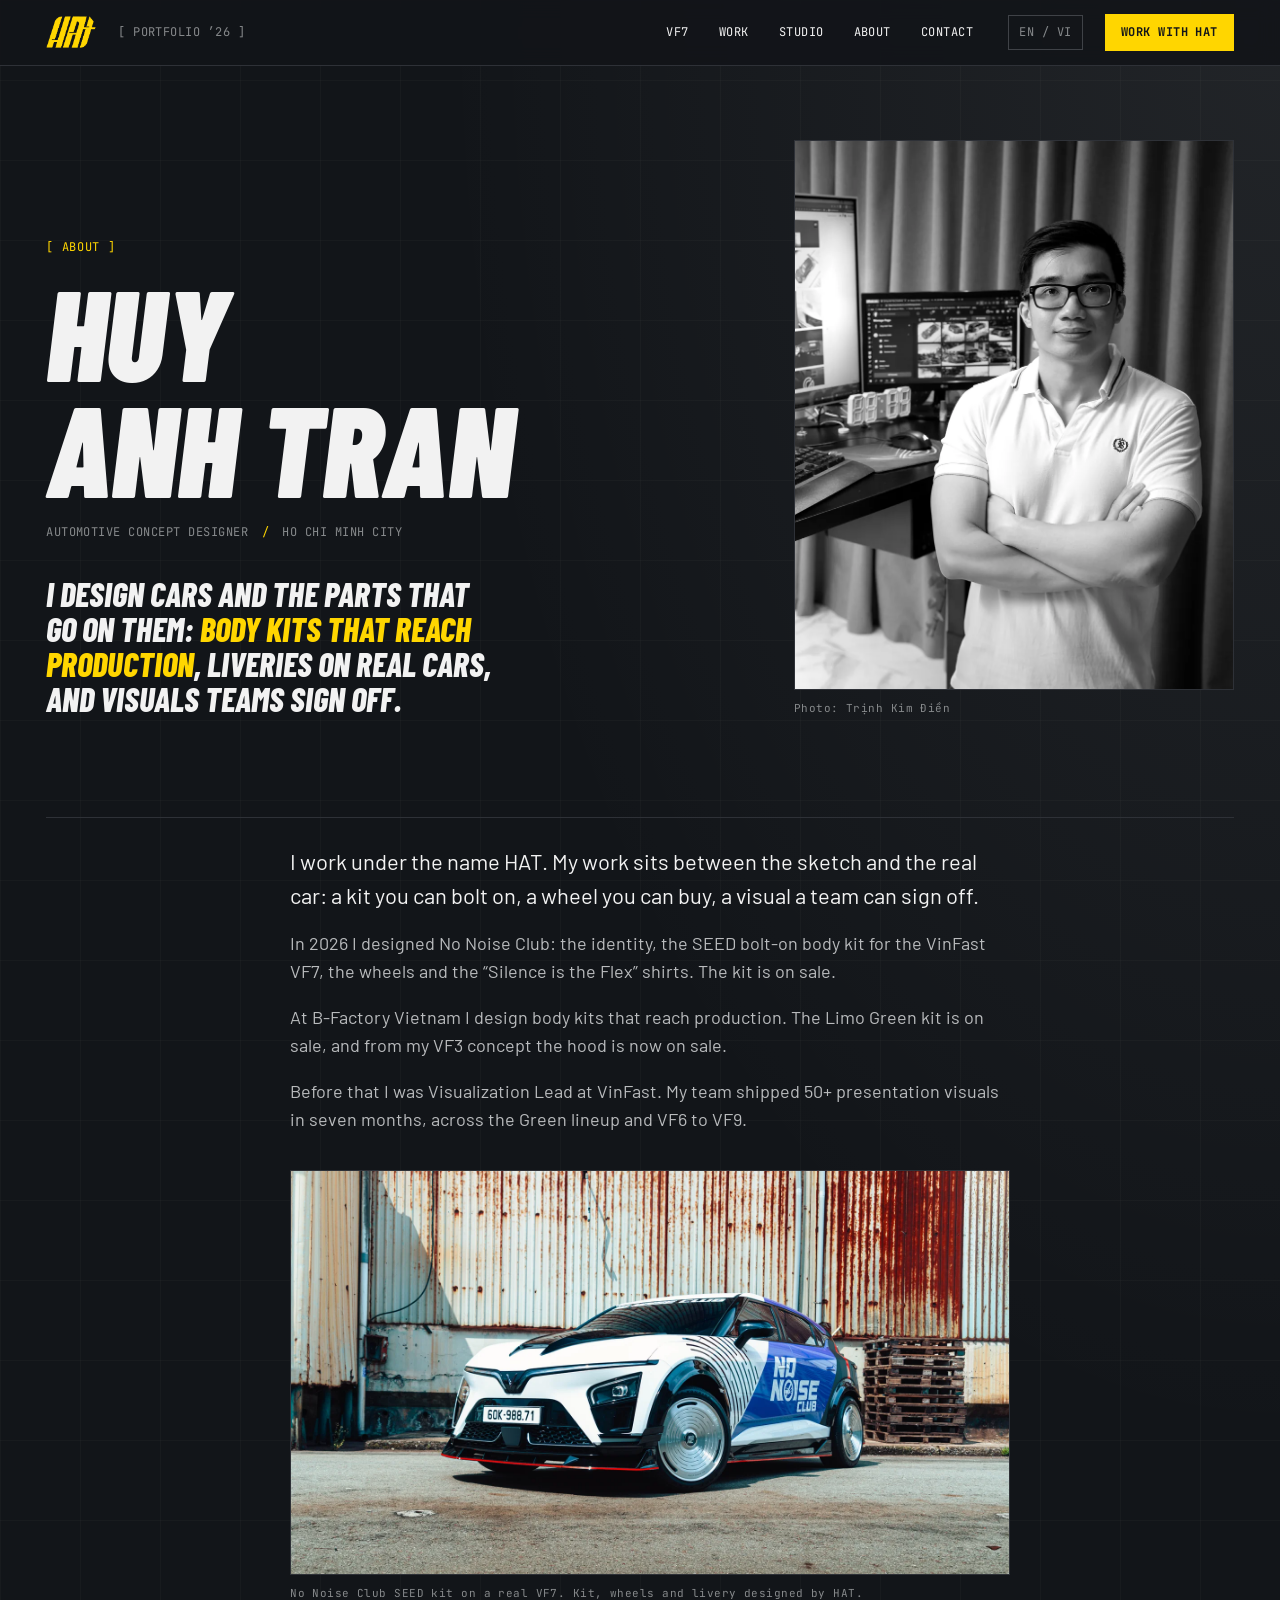
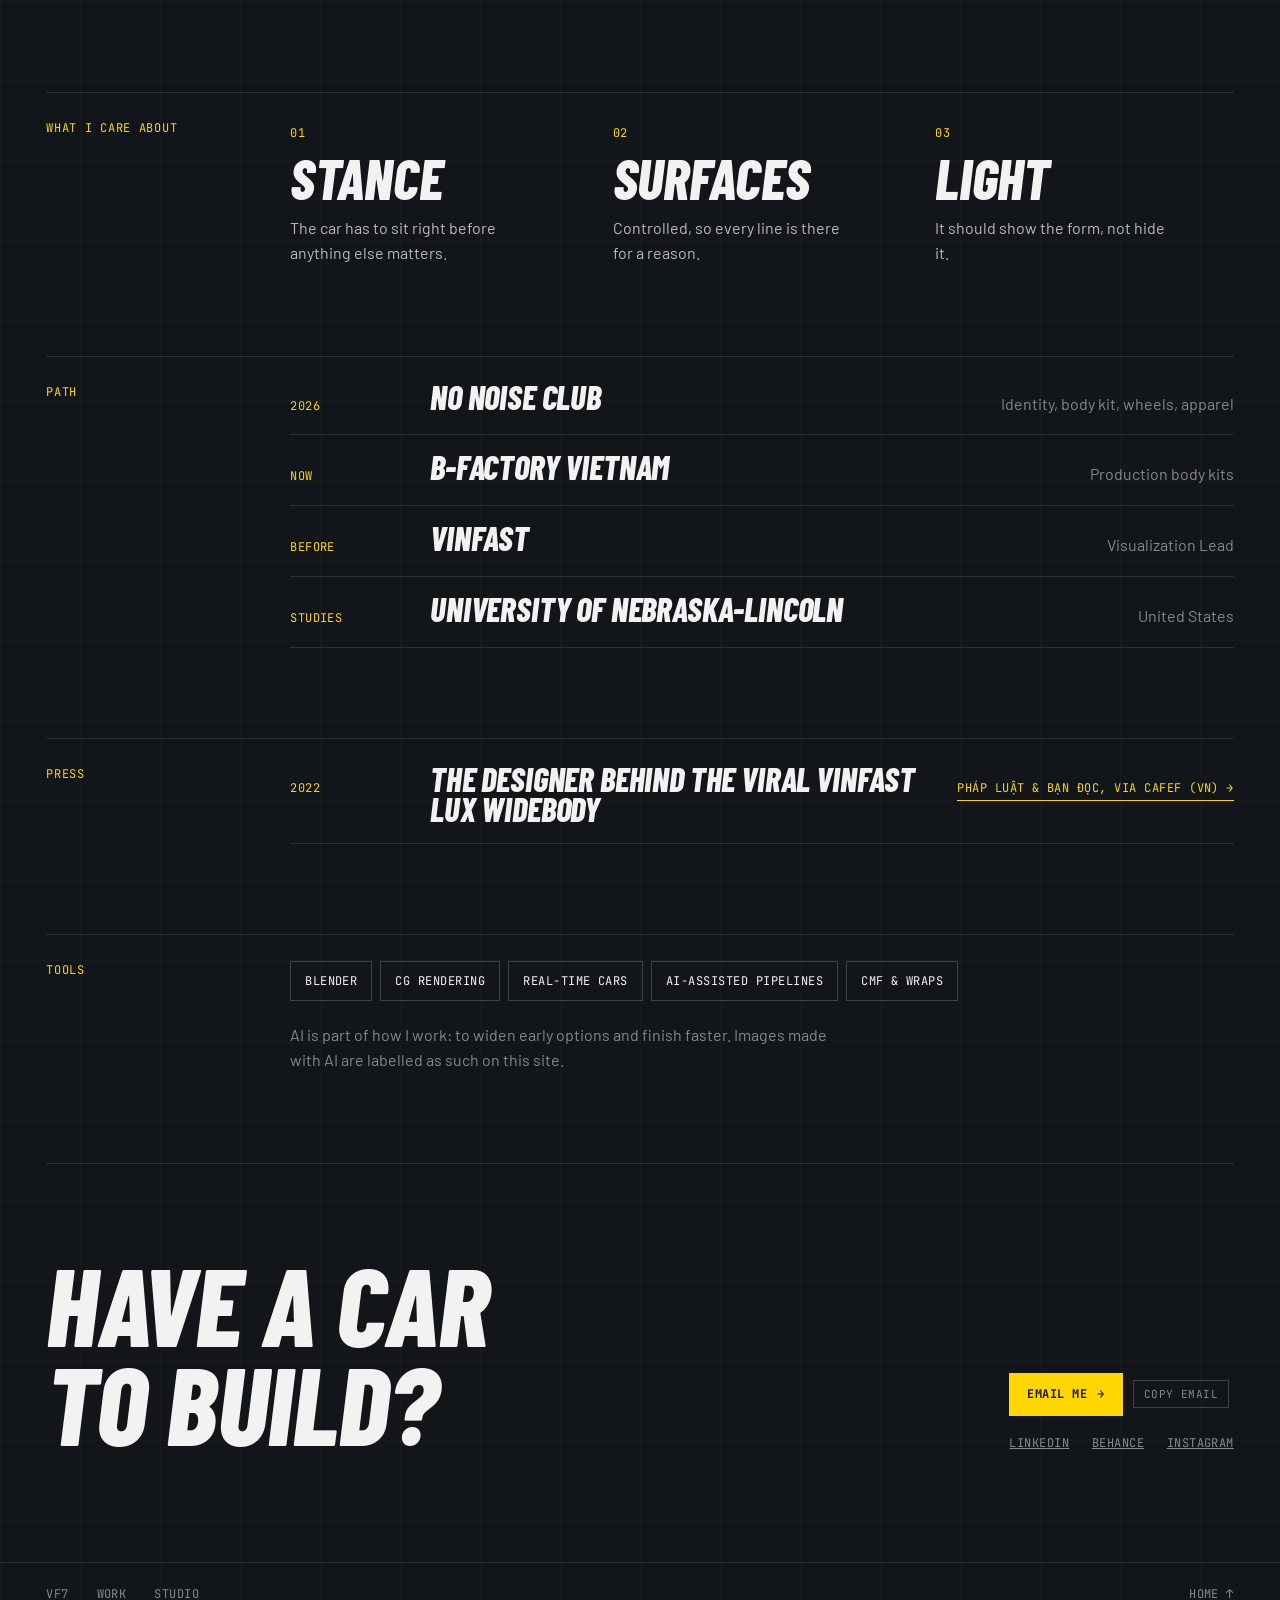
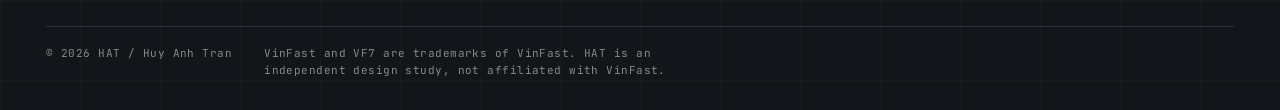
<file: about.html>
<!doctype html>
<html lang="en">
<head>
<meta charset="utf-8">
<meta name="viewport" content="width=device-width, initial-scale=1">
<title>About Huy Anh Tran | HAT, automotive concept designer</title>
<meta name="description" content="Huy Anh Tran, automotive concept designer in Ho Chi Minh City. Production body kits, concept cars, CMF and visualization, under the name HAT.">
<meta name="theme-color" content="#121519">
<link rel="preconnect" href="https://fonts.googleapis.com">
<link rel="preconnect" href="https://fonts.gstatic.com" crossorigin>
<link href="https://fonts.googleapis.com/css2?family=Barlow+Condensed:ital,wght@0,600;0,800;1,800;1,900&family=Barlow:wght@400;500;600&family=JetBrains+Mono:wght@400;500;700&display=swap" rel="stylesheet">
<meta property="og:type" content="profile">
<meta property="og:title" content="About | HAT, Huy Anh Tran">
<meta property="og:description" content="Automotive concept designer in Ho Chi Minh City. Body kits on sale in Vietnam.">
<meta property="og:url" content="https://huyanhtran.com/about.html">
<meta property="og:image" content="https://huyanhtran.com/assets/og-card.jpg">
<meta name="twitter:card" content="summary_large_image">
<meta property="og:site_name" content="HAT">
<meta property="og:locale" content="en_US">
<meta property="og:image:alt" content="HAT VF7 Widebody, automotive concept design by Huy Anh Tran">
<link rel="canonical" href="https://huyanhtran.com/about.html">
<link rel="alternate" hreflang="x-default" href="https://huyanhtran.com/about.html">
<script type="application/ld+json">
{
  "@context": "https://schema.org",
  "@graph": [
    { "@type": "Person", "@id": "https://huyanhtran.com/#huy",
      "name": "Huy Anh Tran", "alternateName": ["Trần Anh Huy", "Tran Anh Huy", "HAT"],
      "jobTitle": "Automotive Concept Designer",
      "description": "Automotive concept designer in Ho Chi Minh City: production body kits, concept cars, liveries, CMF and visualization.",
      "url": "https://huyanhtran.com/", "image": "https://huyanhtran.com/assets/img/portrait.webp",
      "address": { "@type": "PostalAddress", "addressLocality": "Ho Chi Minh City", "addressCountry": "VN" },
      "knowsAbout": ["Automotive design", "Body kit design", "Concept cars", "Car livery design", "CMF design", "3D visualization", "Blender"],
      "sameAs": ["https://www.instagram.com/huy.a.tran/", "https://www.behance.net/huyatran", "https://www.linkedin.com/in/huytrandesign/"] },
    { "@type": "ProfilePage", "@id": "https://huyanhtran.com/about.html#page", "url": "https://huyanhtran.com/about.html",
      "mainEntity": { "@id": "https://huyanhtran.com/#huy" }, "inLanguage": "en",
      "isPartOf": { "@type": "WebSite", "@id": "https://huyanhtran.com/#site", "url": "https://huyanhtran.com/", "name": "HAT" } }
  ]
}
</script>
<link rel="alternate" hreflang="en" href="https://huyanhtran.com/about.html">
<link rel="alternate" hreflang="vi" href="https://huyanhtran.com/vi/about.html">
<link rel="icon" href="assets/favicon.png" type="image/png">
<link rel="stylesheet" href="styles.css?v=ba31f1c3">
</head>
<body class="page-about">

<header class="nav solid">
  <a class="nav-brand" href="./" aria-label="HAT, home"><span class="logo-mask"></span></a>
  <span class="nav-tag mono">[ Portfolio &rsquo;<span data-year="yy">26</span> ]</span>
  <nav class="nav-links mono" aria-label="Main">
    <a href="./#build">VF7</a>
    <a href="./#work">Work</a>
    <a href="./#studio">Studio</a>
    <a href="about.html" aria-current="page">About</a>
    <a href="./#contact">Contact</a>
  </nav>
  <a class="nav-lang mono" href="vi/about.html" hreflang="vi" lang="vi" aria-label="Tiếng Việt">VI</a>
  <a class="nav-cta mono" href="#talk">Work with HAT</a>
</header>

<main>
  <!-- INTRO: name, role, one line -->
  <section class="ab-intro" aria-labelledby="ab-h">
    <div class="ab-intro-text">
      <p class="label mono">[ About ]</p>
      <h1 id="ab-h">Huy<br>Anh Tran</h1>
      <p class="ab-role mono">Automotive concept designer <span>/</span> Ho Chi Minh City</p>
      <p class="ab-lede">I design cars and the parts that go on them: <em>body kits that reach production</em>, liveries on real cars, and visuals teams sign off.</p>
    </div>
    <figure class="ab-portrait">
      <img src="assets/img/portrait.webp" alt="Huy Anh Tran at his desk, arms crossed, car projects on the screens behind him" width="900" height="1125">
      <figcaption class="mono">Photo: Trịnh Kim Điền</figcaption>
    </figure>
  </section>

  <!-- STORY: the facts, newest first -->
  <section class="ab-row" aria-labelledby="story-h">
    <h2 class="label mono" id="story-h">Story</h2>
    <div class="ab-story">
      <p>I work under the name HAT. My work sits between the sketch and the real car: a kit you can bolt on, a wheel you can buy, a visual a team can sign off.</p>
      <p>In 2026 I designed No Noise Club: the identity, the SEED bolt-on body kit for the VinFast VF7, the wheels and the &ldquo;Silence is the Flex&rdquo; shirts. The kit is on sale.</p>
      <p>At B-Factory Vietnam I design body kits that reach production. The Limo Green kit is on sale, and from my VF3 concept the hood is now on sale.</p>
      <p>Before that I was Visualization Lead at VinFast. My team shipped 50+ presentation visuals in seven months, across the Green lineup and VF6 to VF9.</p>
      <figure class="ab-figure">
        <img src="assets/img/nnc-real.webp" alt="The real VinFast VF7 with the No Noise Club SEED body kit and livery, parked by a rusted warehouse wall" width="1600" height="900" loading="lazy">
        <figcaption class="mono">No Noise Club SEED kit on a real VF7. Kit, wheels and livery designed by HAT.</figcaption>
      </figure>
    </div>
  </section>

  <!-- BELIEFS -->
  <section class="ab-row" aria-labelledby="care-h">
    <h2 class="label mono" id="care-h">What I care about</h2>
    <ol class="ab-care">
      <li><span class="mono">01</span><h3>Stance</h3><p>The car has to sit right before anything else matters.</p></li>
      <li><span class="mono">02</span><h3>Surfaces</h3><p>Controlled, so every line is there for a reason.</p></li>
      <li><span class="mono">03</span><h3>Light</h3><p>It should show the form, not hide it.</p></li>
    </ol>
  </section>

  <!-- PATH -->
  <section class="ab-row" aria-labelledby="path-h">
    <h2 class="label mono" id="path-h">Path</h2>
    <ol class="ab-path">
      <li><p class="mono">2026</p><h3>No Noise Club</h3><p>Identity, body kit, wheels, apparel</p></li>
      <li><p class="mono">Now</p><h3>B-Factory Vietnam</h3><p>Production body kits</p></li>
      <li><p class="mono">Before</p><h3>VinFast</h3><p>Visualization Lead</p></li>
      <li><p class="mono">Studies</p><h3>University of Nebraska-Lincoln</h3><p>United States</p></li>
    </ol>
  </section>

  <!-- PRESS -->
  <section class="ab-row" aria-labelledby="press-h">
    <h2 class="label mono" id="press-h">Press</h2>
    <ol class="ab-path">
      <li><p class="mono">2022</p><h3>The designer behind the viral VinFast Lux widebody</h3><p><a class="link mono" href="https://cafef.vn/cha-de-nhung-ban-thiet-ke-vinfast-lux-do-gay-sot-tho-viet-do-xe-doc-dao-va-chat-hon-nguoi-my-20220204082707516.chn" target="_blank" rel="noopener">Ph&aacute;p lu&#7853;t &amp; B&#7841;n &#273;&#7885;c, via CafeF (VN) &rarr;</a></p></li>
    </ol>
  </section>

  <!-- TOOLS -->
  <section class="ab-row" aria-labelledby="tools-h">
    <h2 class="label mono" id="tools-h">Tools</h2>
    <div>
      <ul class="ab-tools mono">
        <li>Blender</li><li>CG rendering</li><li>Real-time cars</li><li>AI-assisted pipelines</li><li>CMF &amp; wraps</li>
      </ul>
      <p class="ab-note">AI is part of how I work: to widen early options and finish faster. Images made with AI are labelled as such on this site.</p>
    </div>
  </section>

  <!-- CTA -->
  <section class="ab-cta" id="talk" aria-labelledby="talk-h">
    <h2 id="talk-h">Have a car<br>to build?</h2>
    <div class="ab-cta-links">
      <div class="ab-mail"><a class="btn mono" href="mailto:Huy.a.tran1993@gmail.com?subject=Project%20enquiry">Email me</a> <button class="copy-mail mono" type="button" data-email="Huy.a.tran1993@gmail.com" data-done="Copied">Copy email</button></div>
      <p class="mono"><a href="https://www.linkedin.com/in/huytrandesign/" target="_blank" rel="noopener">LinkedIn</a> &nbsp; <a href="https://www.behance.net/huyatran" target="_blank" rel="noopener">Behance</a> &nbsp; <a href="https://www.instagram.com/huy.a.tran/" target="_blank" rel="noopener">Instagram</a></p>
    </div>
  </section>

  <footer class="foot">
    <nav class="foot-links mono" aria-label="Footer">
      <a href="./#build">VF7</a><a href="./#work">Work</a><a href="./#studio">Studio</a><a href="./">Home &uarr;</a>
    </nav>
    <div class="foot-meta mono">
      <p>&copy; <span data-year="yyyy">2026</span> HAT / Huy Anh Tran</p>
      <p>VinFast and VF7 are trademarks of VinFast. HAT is an independent design study, not affiliated with VinFast.</p>
    </div>
  </footer>
</main>
<script>
  // copy the address for visitors whose browser has no mail app behind mailto:
  document.querySelectorAll(".copy-mail").forEach(function (b) {
    var label = b.textContent;
    b.onclick = function () {
      var done = function () { b.textContent = b.dataset.done; setTimeout(function () { b.textContent = label; }, 1800); };
      if (navigator.clipboard) navigator.clipboard.writeText(b.dataset.email).then(done, function () { prompt("", b.dataset.email); });
      else prompt("", b.dataset.email);
    };
  });
</script>
<script src="reveal.js?v=ba31f1c3" defer></script>
</body>
</html>
</file>
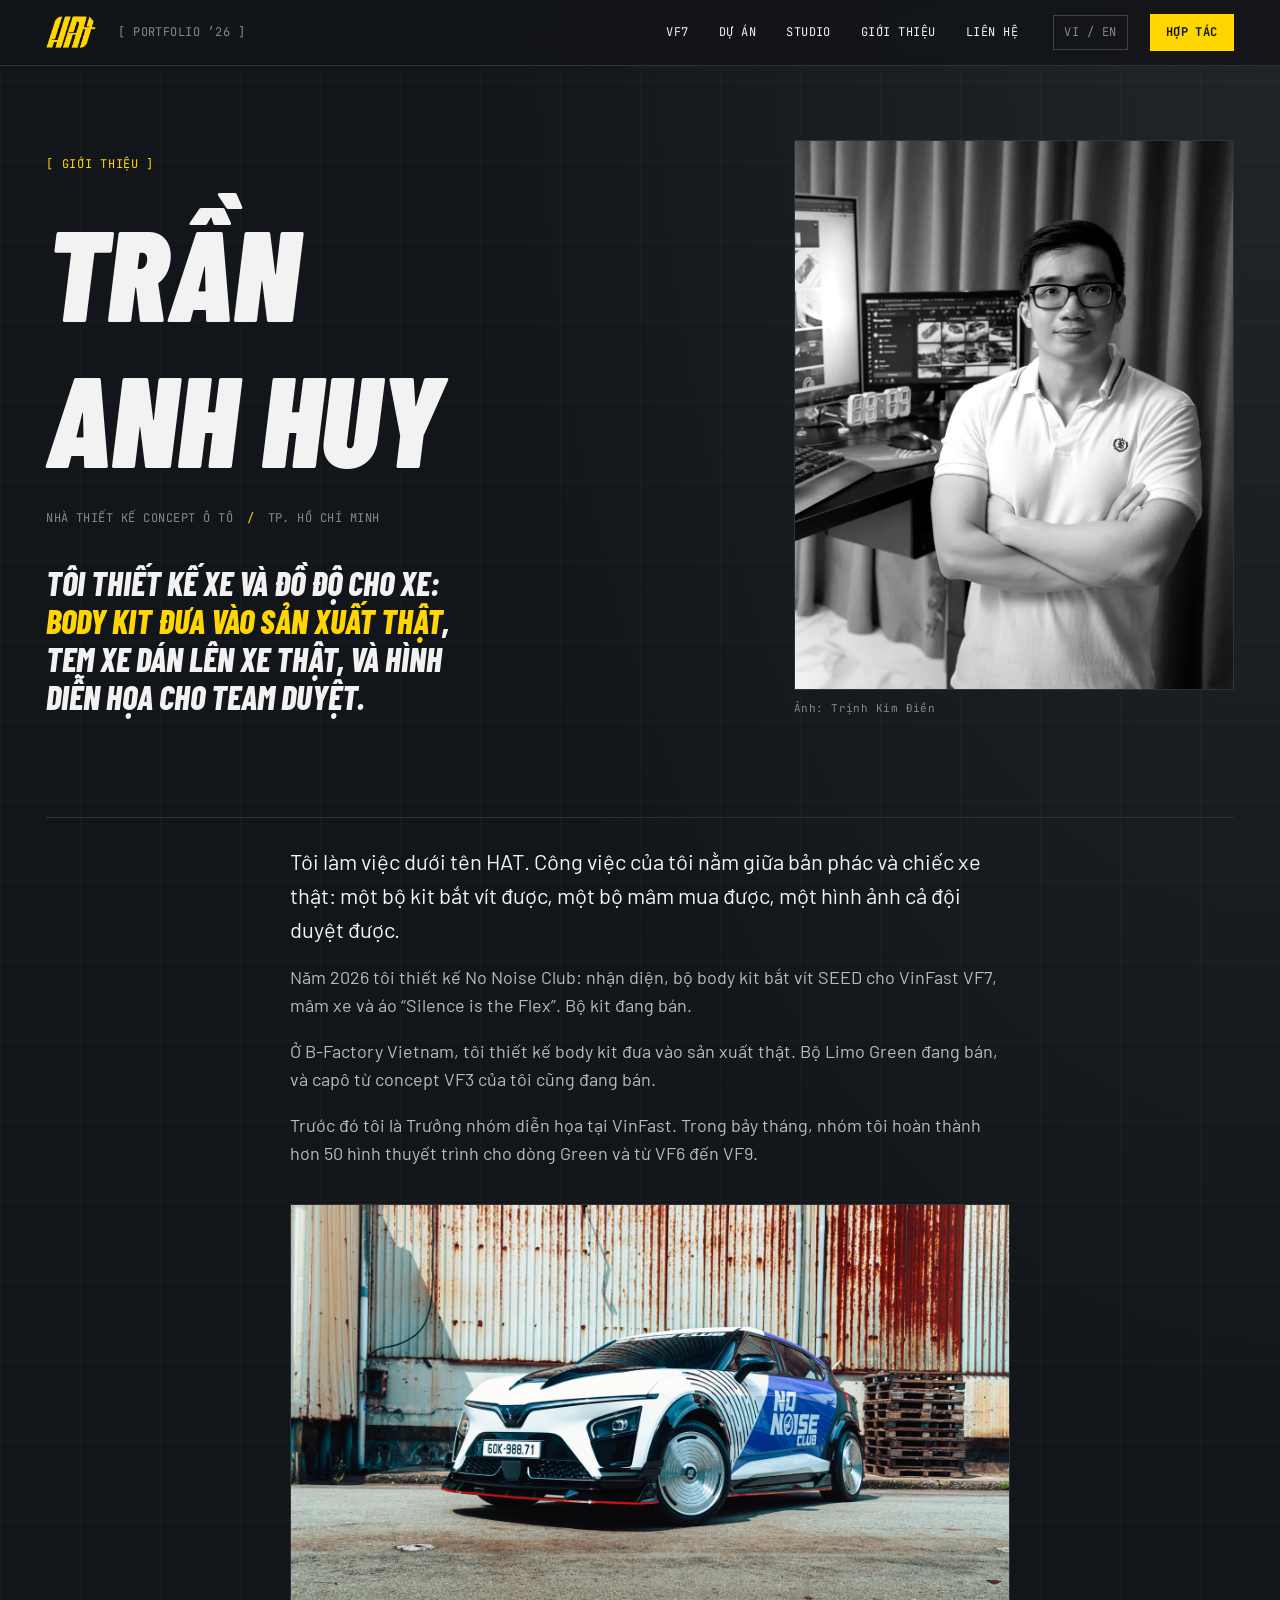
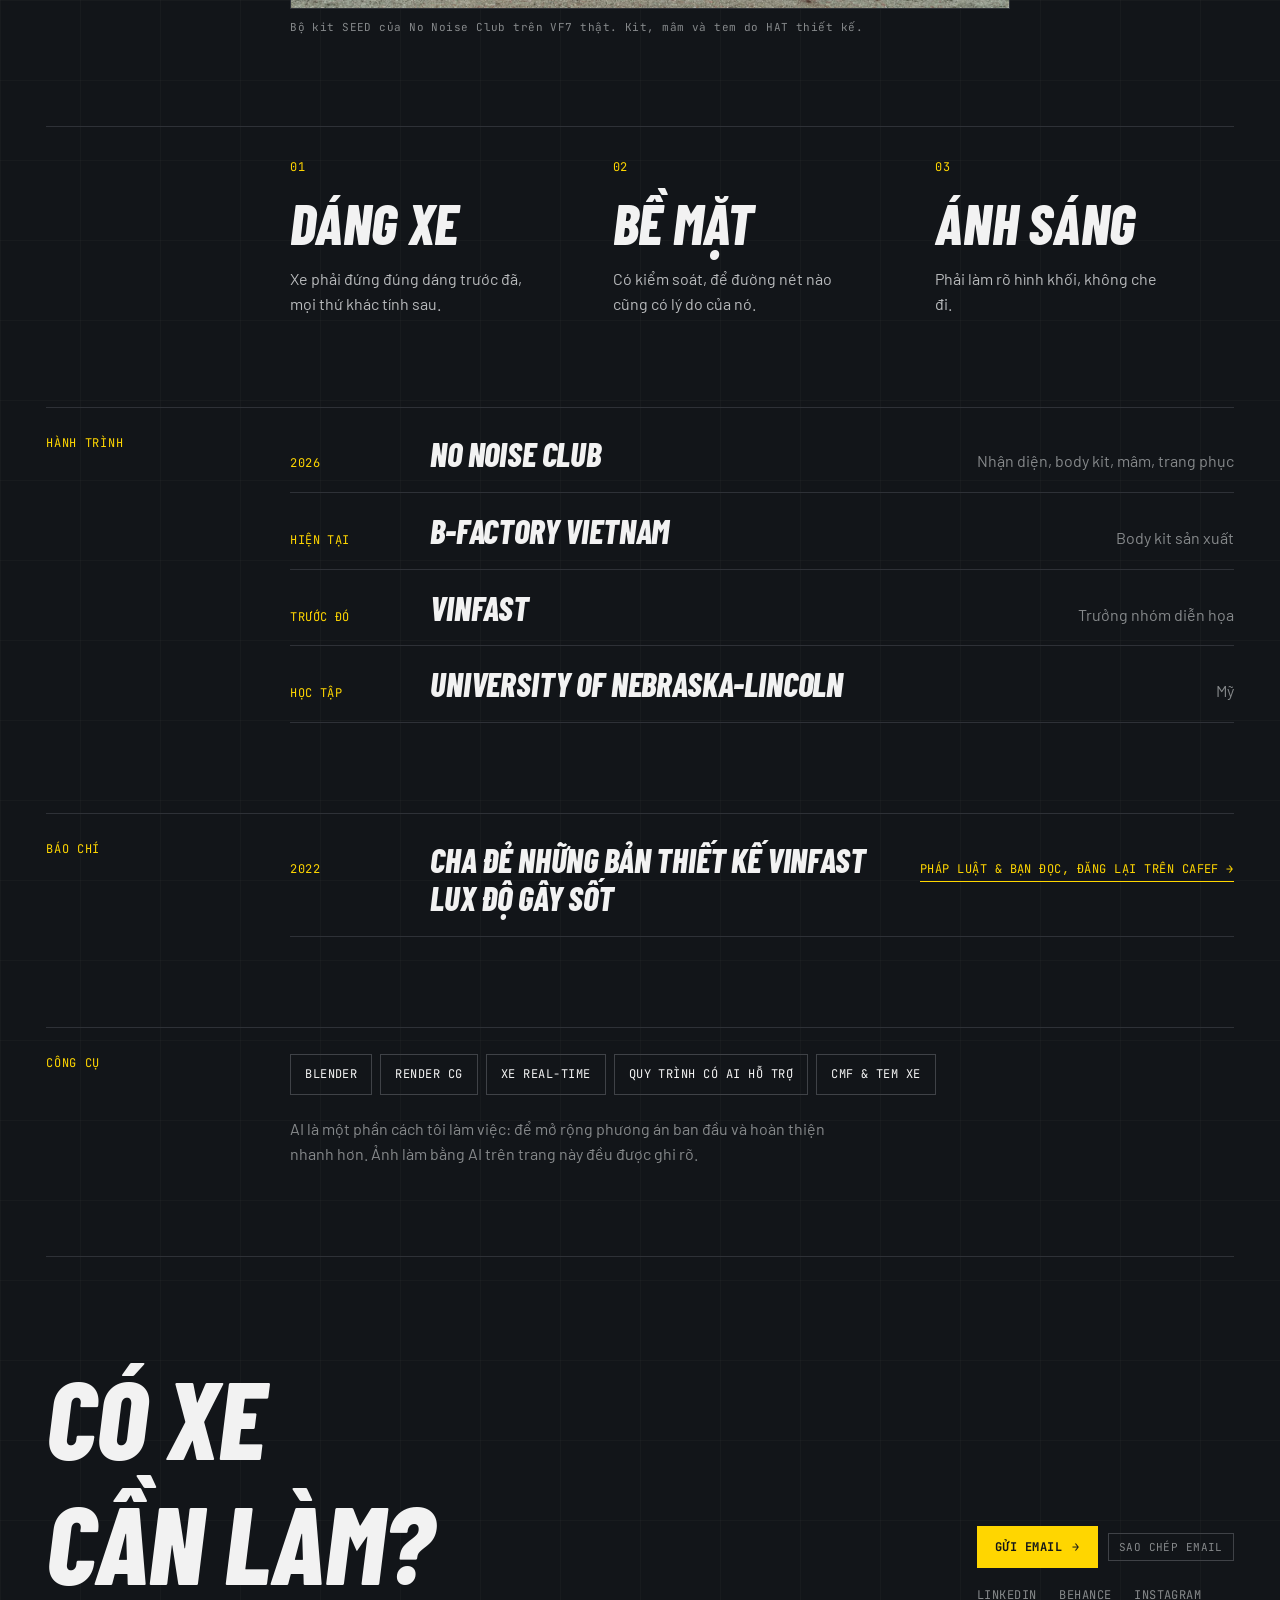
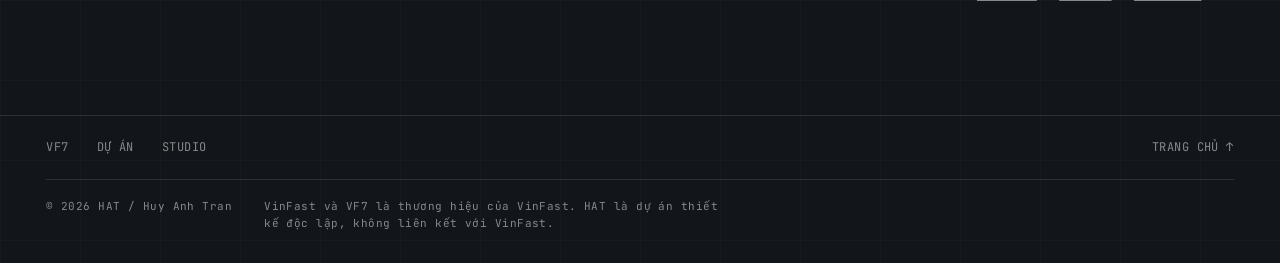
<file: vi/about.html>
<!doctype html>
<html lang="vi">
<head>
<meta charset="utf-8">
<meta name="viewport" content="width=device-width, initial-scale=1">
<title>Giới thiệu Trần Anh Huy | HAT, nhà thiết kế concept ô tô</title>
<meta name="description" content="Trần Anh Huy, nhà thiết kế concept ô tô tại TP. Hồ Chí Minh. Body kit sản xuất thật, xe concept, CMF và diễn họa, dưới tên HAT.">
<meta name="theme-color" content="#121519">
<link rel="preconnect" href="https://fonts.googleapis.com">
<link rel="preconnect" href="https://fonts.gstatic.com" crossorigin>
<link href="https://fonts.googleapis.com/css2?family=Barlow+Condensed:ital,wght@0,600;0,800;1,800;1,900&family=Barlow:wght@400;500;600&family=JetBrains+Mono:wght@400;500;700&display=swap" rel="stylesheet">
<meta property="og:type" content="profile">
<meta property="og:title" content="Giới thiệu | HAT, Trần Anh Huy">
<meta property="og:description" content="Nhà thiết kế concept ô tô tại TP. Hồ Chí Minh. Để ý tưởng trông như có thật.">
<meta property="og:url" content="https://huyanhtran.com/vi/about.html">
<meta property="og:image" content="https://huyanhtran.com/assets/og-card.jpg">
<meta name="twitter:card" content="summary_large_image">
<meta property="og:site_name" content="HAT">
<meta property="og:locale" content="vi_VN">
<meta property="og:image:alt" content="HAT VF7 Widebody, thiết kế concept ô tô của Trần Anh Huy">
<link rel="canonical" href="https://huyanhtran.com/vi/about.html">
<link rel="alternate" hreflang="x-default" href="https://huyanhtran.com/about.html">
<script type="application/ld+json">
{
  "@context": "https://schema.org",
  "@graph": [
    { "@type": "Person", "@id": "https://huyanhtran.com/#huy",
      "name": "Huy Anh Tran", "alternateName": ["Trần Anh Huy", "Tran Anh Huy", "HAT"],
      "jobTitle": "Automotive Concept Designer",
      "description": "Automotive concept designer in Ho Chi Minh City: production body kits, concept cars, liveries, CMF and visualization.",
      "url": "https://huyanhtran.com/", "image": "https://huyanhtran.com/assets/img/portrait.webp",
      "address": { "@type": "PostalAddress", "addressLocality": "Ho Chi Minh City", "addressCountry": "VN" },
      "knowsAbout": ["Automotive design", "Body kit design", "Concept cars", "Car livery design", "CMF design", "3D visualization", "Blender"],
      "sameAs": ["https://www.instagram.com/huy.a.tran/", "https://www.behance.net/huyatran", "https://www.linkedin.com/in/huytrandesign/"] },
    { "@type": "ProfilePage", "@id": "https://huyanhtran.com/vi/about.html#page", "url": "https://huyanhtran.com/vi/about.html",
      "mainEntity": { "@id": "https://huyanhtran.com/#huy" }, "inLanguage": "vi",
      "isPartOf": { "@type": "WebSite", "@id": "https://huyanhtran.com/#site", "url": "https://huyanhtran.com/", "name": "HAT" } }
  ]
}
</script>
<link rel="alternate" hreflang="en" href="https://huyanhtran.com/about.html">
<link rel="alternate" hreflang="vi" href="https://huyanhtran.com/vi/about.html">
<link rel="icon" href="../assets/favicon.png" type="image/png">
<link rel="stylesheet" href="../styles.css?v=ba31f1c3">
</head>
<body class="page-about">

<header class="nav solid">
  <a class="nav-brand" href="./" aria-label="HAT, trang chủ"><span class="logo-mask"></span></a>
  <span class="nav-tag mono">[ Portfolio &rsquo;<span data-year="yy">26</span> ]</span>
  <nav class="nav-links mono" aria-label="Menu chính">
    <a href="./#build">VF7</a>
    <a href="./#work">Dự án</a>
    <a href="./#studio">Studio</a>
    <a href="about.html" aria-current="page">Giới thiệu</a>
    <a href="./#contact">Liên hệ</a>
  </nav>
  <a class="nav-lang mono" href="../about.html" hreflang="en" lang="en" aria-label="English">EN</a>
  <a class="nav-cta mono" href="#talk">Hợp tác</a>
</header>

<main>
  <!-- INTRO: name, role, one line -->
  <section class="ab-intro" aria-labelledby="ab-h">
    <div class="ab-intro-text">
      <p class="label mono">[ Giới thiệu ]</p>
      <h1 id="ab-h">Trần<br>Anh Huy</h1>
      <p class="ab-role mono">Nhà thiết kế concept ô tô <span>/</span> TP. Hồ Chí Minh</p>
      <p class="ab-lede">Tôi thiết kế xe và đồ độ cho xe: <em>body kit đưa vào sản xuất thật</em>, tem xe dán lên xe thật, và hình diễn họa cho team duyệt.</p>
    </div>
    <figure class="ab-portrait">
      <img src="../assets/img/portrait.webp" alt="Trần Anh Huy khoanh tay bên bàn làm việc, các dự án xe trên màn hình phía sau" width="900" height="1125">
      <figcaption class="mono">Ảnh: Trịnh Kim Điền</figcaption>
    </figure>
  </section>

  <!-- STORY: the facts, newest first -->
  <section class="ab-row" aria-labelledby="story-h">
    <h2 class="label mono" id="story-h">Câu chuyện</h2>
    <div class="ab-story">
      <p>Tôi làm việc dưới tên HAT. Công việc của tôi nằm giữa bản phác và chiếc xe thật: một bộ kit bắt vít được, một bộ mâm mua được, một hình ảnh cả đội duyệt được.</p>
      <p>Năm 2026 tôi thiết kế No Noise Club: nhận diện, bộ body kit bắt vít SEED cho VinFast VF7, mâm xe và áo &ldquo;Silence is the Flex&rdquo;. Bộ kit đang bán.</p>
      <p>Ở B-Factory Vietnam, tôi thiết kế body kit đưa vào sản xuất thật. Bộ Limo Green đang bán, và capô từ concept VF3 của tôi cũng đang bán.</p>
      <p>Trước đó tôi là Trưởng nhóm diễn họa tại VinFast. Trong bảy tháng, nhóm tôi hoàn thành hơn 50 hình thuyết trình cho dòng Green và từ VF6 đến VF9.</p>
      <figure class="ab-figure">
        <img src="../assets/img/nnc-real.webp" alt="VinFast VF7 thật với body kit SEED và tem No Noise Club, đỗ cạnh bức tường nhà kho gỉ sét" width="1600" height="900" loading="lazy">
        <figcaption class="mono">Bộ kit SEED của No Noise Club trên VF7 thật. Kit, mâm và tem do HAT thiết kế.</figcaption>
      </figure>
    </div>
  </section>

  <!-- BELIEFS -->
  <section class="ab-row" aria-labelledby="care-h">
    <h2 class="label mono" id="care-h">Điều tôi quan tâm</h2>
    <ol class="ab-care">
      <li><span class="mono">01</span><h3>Dáng xe</h3><p>Xe phải đứng đúng dáng trước đã, mọi thứ khác tính sau.</p></li>
      <li><span class="mono">02</span><h3>Bề mặt</h3><p>Có kiểm soát, để đường nét nào cũng có lý do của nó.</p></li>
      <li><span class="mono">03</span><h3>Ánh sáng</h3><p>Phải làm rõ hình khối, không che đi.</p></li>
    </ol>
  </section>

  <!-- PATH -->
  <section class="ab-row" aria-labelledby="path-h">
    <h2 class="label mono" id="path-h">Hành trình</h2>
    <ol class="ab-path">
      <li><p class="mono">2026</p><h3>No Noise Club</h3><p>Nhận diện, body kit, mâm, trang phục</p></li>
      <li><p class="mono">Hiện tại</p><h3>B-Factory Vietnam</h3><p>Body kit sản xuất</p></li>
      <li><p class="mono">Trước đó</p><h3>VinFast</h3><p>Trưởng nhóm diễn họa</p></li>
      <li><p class="mono">Học tập</p><h3>University of Nebraska-Lincoln</h3><p>Mỹ</p></li>
    </ol>
  </section>

  <!-- PRESS -->
  <section class="ab-row" aria-labelledby="press-h">
    <h2 class="label mono" id="press-h">Báo chí</h2>
    <ol class="ab-path">
      <li><p class="mono">2022</p><h3>Cha đẻ những bản thiết kế VinFast Lux độ gây sốt</h3><p><a class="link mono" href="https://cafef.vn/cha-de-nhung-ban-thiet-ke-vinfast-lux-do-gay-sot-tho-viet-do-xe-doc-dao-va-chat-hon-nguoi-my-20220204082707516.chn" target="_blank" rel="noopener">Ph&aacute;p lu&#7853;t &amp; B&#7841;n &#273;&#7885;c, đăng lại trên CafeF &rarr;</a></p></li>
    </ol>
  </section>

  <!-- TOOLS -->
  <section class="ab-row" aria-labelledby="tools-h">
    <h2 class="label mono" id="tools-h">Công cụ</h2>
    <div>
      <ul class="ab-tools mono">
        <li>Blender</li><li>Render CG</li><li>Xe real-time</li><li>Quy trình có AI hỗ trợ</li><li>CMF &amp; tem xe</li>
      </ul>
      <p class="ab-note">AI là một phần cách tôi làm việc: để mở rộng phương án ban đầu và hoàn thiện nhanh hơn. Ảnh làm bằng AI trên trang này đều được ghi rõ.</p>
    </div>
  </section>

  <!-- CTA -->
  <section class="ab-cta" id="talk" aria-labelledby="talk-h">
    <h2 id="talk-h">Có xe<br>cần làm?</h2>
    <div class="ab-cta-links">
      <div class="ab-mail"><a class="btn mono" href="mailto:Huy.a.tran1993@gmail.com?subject=H%E1%BB%8Fi%20v%E1%BB%81%20d%E1%BB%B1%20%C3%A1n">Gửi email</a> <button class="copy-mail mono" type="button" data-email="Huy.a.tran1993@gmail.com" data-done="Đã sao chép">Sao chép email</button></div>
      <p class="mono"><a href="https://www.linkedin.com/in/huytrandesign/" target="_blank" rel="noopener">LinkedIn</a> &nbsp; <a href="https://www.behance.net/huyatran" target="_blank" rel="noopener">Behance</a> &nbsp; <a href="https://www.instagram.com/huy.a.tran/" target="_blank" rel="noopener">Instagram</a></p>
    </div>
  </section>

  <footer class="foot">
    <nav class="foot-links mono" aria-label="Chân trang">
      <a href="./#build">VF7</a><a href="./#work">Dự án</a><a href="./#studio">Studio</a><a href="./">Trang chủ &uarr;</a>
    </nav>
    <div class="foot-meta mono">
      <p>&copy; <span data-year="yyyy">2026</span> HAT / Huy Anh Tran</p>
      <p>VinFast và VF7 là thương hiệu của VinFast. HAT là dự án thiết kế độc lập, không liên kết với VinFast.</p>
    </div>
  </footer>
</main>
<script>
  // copy the address for visitors whose browser has no mail app behind mailto:
  document.querySelectorAll(".copy-mail").forEach(function (b) {
    var label = b.textContent;
    b.onclick = function () {
      var done = function () { b.textContent = b.dataset.done; setTimeout(function () { b.textContent = label; }, 1800); };
      if (navigator.clipboard) navigator.clipboard.writeText(b.dataset.email).then(done, function () { prompt("", b.dataset.email); });
      else prompt("", b.dataset.email);
    };
  });
</script>
<script src="../reveal.js?v=ba31f1c3" defer></script>
</body>
</html>
</file>
<file: styles.css>
:root{--yellow: #FFD600;--yellow-2: #F5CE0D;--amber: #DDAC0D;--ink: #121519;--ink-2: #1A1D22;--steel: #2E3137;--steel-2: #3F4247;--mute: #86898B;--ice: #F2F2F2;--red: #E10600;--pad: clamp(16px, 3.6vw, 56px);--display: "Barlow Condensed", "Bahnschrift", "Arial Narrow", sans-serif;--body: "Barlow", "Segoe UI", system-ui, sans-serif;--mono: "JetBrains Mono", ui-monospace, "Cascadia Mono", Consolas, monospace}*{box-sizing:border-box}[hidden]{display:none!important}html{scroll-behavior:smooth}@media (prefers-reduced-motion: reduce){html{scroll-behavior:auto}}body{margin:0;font:400 16px/1.55 var(--body);color:var(--ice);background:var(--ink);overflow-x:hidden}::selection{background:var(--yellow);color:var(--ink)}a{color:inherit}img{display:block;max-width:100%;height:auto}p{margin:0}h1,h2,h3{margin:0;font-family:var(--display);font-weight:800;font-style:italic;text-transform:uppercase;line-height:.9;letter-spacing:-.005em}h2{font-size:clamp(44px,7.4vw,120px)}.mono{font-family:var(--mono);font-size:12px;letter-spacing:.04em;text-transform:uppercase}.label{font-family:var(--mono);font-size:12px;letter-spacing:.06em;text-transform:uppercase;color:var(--yellow);margin:0 0 18px}.logo-mask{display:inline-block;aspect-ratio:865 / 550;background:currentColor;-webkit-mask:url(assets/hat-logo.png) center / contain no-repeat;mask:url(assets/hat-logo.png) center / contain no-repeat}:focus-visible{outline:2px solid var(--yellow);outline-offset:3px}#stage,.fallback{position:fixed;inset:0;width:100%;height:100%;z-index:0}#stage{touch-action:pan-y;cursor:grab}#stage:active{cursor:grabbing}.fallback{object-fit:cover;object-position:50% 64%}.loader{position:absolute;inset:0 0 auto;height:100svh;z-index:50;display:grid;place-content:center;justify-items:center;gap:18px;background:var(--ink);color:var(--yellow);transition:opacity .6s ease,visibility .6s}.loader.done{opacity:0;visibility:hidden}.loader-logo{width:130px}.loader-bar{width:200px;height:2px;background:var(--steel)}.loader-bar i{display:block;height:100%;width:0;background:var(--yellow);transition:width .2s}.loader-pct{color:var(--mute)}.nav{position:fixed;top:0;left:0;right:0;z-index:20;display:flex;align-items:center;gap:22px;padding:14px var(--pad);border-bottom:1px solid transparent;transition:background .25s,border-color .25s}.nav.solid{background:#121519e6;border-color:var(--steel);-webkit-backdrop-filter:blur(10px);backdrop-filter:blur(10px)}.nav a{text-decoration:none}.nav-brand{color:var(--yellow);display:flex}.nav-brand .logo-mask{width:50px}.nav-tag{color:var(--mute)}.nav-links{display:flex;gap:4px;margin-left:auto}.nav-links a{padding:8px 12px;border:1px solid transparent}.nav-links a:hover{border-color:var(--steel-2);color:var(--yellow)}.nav-cta{background:var(--yellow);color:var(--ink);padding:9px 16px;font-weight:700}.nav-cta:hover{background:var(--ice)}main{position:relative;z-index:1}.hero{position:relative;min-height:100svh;display:flex;flex-direction:column;justify-content:space-between;padding:96px var(--pad) 30px;pointer-events:none}.hero a,.hero button{pointer-events:auto}.hero-top{display:flex;justify-content:space-between;align-items:flex-start;gap:24px}.hero-title{font-size:clamp(54px,9vw,150px);font-weight:900}.hero-sub{margin-top:12px;color:var(--mute)}.hero-sub span{color:var(--ice)}.hero-note{color:var(--mute);text-align:right;line-height:1.7}.corner{position:absolute;color:var(--mute);font-size:11px;display:flex;align-items:center;gap:8px}.corner:before{content:"+";color:var(--yellow);font-size:14px}.c-tl{left:var(--pad);top:40%}.c-tr{right:var(--pad);top:40%;flex-direction:row-reverse}.c-bl{left:var(--pad);top:70%}.c-br{right:var(--pad);top:70%;flex-direction:row-reverse}.hero-bottom{display:flex;justify-content:space-between;align-items:flex-end;gap:32px}.livery{width:min(460px,100%)}.livery .label{margin-bottom:6px}.livery .label span{color:var(--ice);margin-left:6px}.livery-name{font:800 italic clamp(26px,2.6vw,38px)/1 var(--display);text-transform:uppercase;margin-bottom:14px}.livery-track{display:flex;gap:3px;height:20px;align-items:center;pointer-events:auto}.livery-track button{flex:1;height:20px;border:0;padding:0;background:none;cursor:pointer;position:relative}.livery-track button:before{content:"";position:absolute;left:0;right:0;top:9px;height:2px;background:var(--mute);transition:background .2s,height .2s,top .2s}.livery-track button:hover:before{background:var(--mute)}.livery-track button[aria-pressed=true]:before{background:var(--yellow);top:7px;height:6px}.livery-hint{margin-top:10px;color:#a3a6a8;font-size:12px}.cams{pointer-events:auto}.cams .label{margin-bottom:6px}.cams .label span{color:var(--ice);margin-left:6px}.cam-row{display:flex;align-items:center;gap:8px;width:min(320px,100%)}.cam-name{flex:1;min-width:11ch;margin:0;text-align:center;font:800 italic clamp(18px,1.6vw,24px)/1 var(--display);text-transform:uppercase;white-space:nowrap}.cam-step{flex:0 0 auto;width:44px;height:44px;font-size:16px;cursor:pointer;border:1px solid var(--steel-2);background:#1215198c;color:var(--ice);transition:background .2s,color .2s,border-color .2s}.cam-step:hover{border-color:var(--yellow);color:var(--yellow)}.cam-step:active{background:var(--yellow);color:var(--ink)}.hero-side{display:grid;justify-items:end;gap:14px}.big-count{font:900 italic clamp(88px,13vw,210px)/.8 var(--display);color:var(--yellow);letter-spacing:-.02em}.hero-actions{display:flex;gap:8px}.btn{white-space:nowrap;display:inline-flex;align-items:center;gap:10px;text-decoration:none;background:var(--yellow);color:var(--ink);font-weight:700;padding:12px 18px;transition:background .2s}.btn:after{content:"\2192"}.btn:hover{background:var(--ice)}.chip{font-family:var(--mono);font-size:12px;text-transform:uppercase;letter-spacing:.04em;cursor:pointer;border:1px solid var(--steel-2);background:#12151980;color:var(--ice);padding:11px 16px;border-radius:999px;transition:background .2s,color .2s,border-color .2s}.chip:hover{border-color:var(--yellow)}.chip[aria-pressed=true]{background:var(--yellow);border-color:var(--yellow);color:var(--ink)}.ticker{position:relative;overflow:hidden;background:var(--yellow);color:var(--ink);border-block:1px solid var(--ink)}.ticker-run{display:flex;width:max-content;animation:run 38s linear infinite;padding:13px 0;font-size:14px;font-weight:700}.ticker-run span{display:inline-flex;align-items:center}.ticker-run span:after{content:"";width:8px;height:8px;background:var(--ink);margin:0 26px}@keyframes run{to{transform:translate(-50%)}}@media (prefers-reduced-motion: reduce){.ticker-run{animation:none}}.build{pointer-events:none}.panel{min-height:100svh;display:flex;flex-direction:column;justify-content:center;width:min(500px,100%);padding:0 var(--pad)}.panel-right{margin-left:auto}.panel-box{pointer-events:auto;padding:28px 28px 30px;background:#121519cc;border:1px solid var(--steel-2);border-top:2px solid var(--yellow);-webkit-backdrop-filter:blur(8px);backdrop-filter:blur(8px)}.panel h2{font-size:clamp(38px,4.2vw,66px);margin-bottom:18px}.panel-box>p:not(.label){color:#c9cbcd}.stats{display:grid;grid-template-columns:repeat(3,1fr);margin:28px 0 0;border:1px solid var(--steel-2)}.stats div{padding:14px}.stats div+div{border-left:1px solid var(--steel-2)}.stats dt{font:800 italic 38px/1 var(--display);color:var(--yellow)}.stats dt small{font-size:.5em;margin-left:2px;color:var(--ice)}.stats dd{margin:8px 0 0;color:var(--mute);font-size:11px}.swatches{display:flex;flex-wrap:wrap;gap:6px;margin-top:22px}.swatches button{width:34px;height:34px;border:1px solid var(--mute);padding:4px;cursor:pointer;background:#12151999}.swatches button i{display:block;width:100%;height:100%}.swatches button[aria-pressed=true]{border-color:var(--yellow);box-shadow:0 0 0 1px var(--yellow)}.details,.work,.ig,.contact,.foot{position:relative;background:var(--ink)}.sec-head{padding:0 var(--pad);margin-bottom:44px}.sec-head-row{display:flex;justify-content:space-between;align-items:flex-end;gap:24px;flex-wrap:wrap}.count{font-size:14px;font-style:normal;color:var(--yellow);vertical-align:top;margin-left:6px}.link{text-decoration:none;border-bottom:1px solid var(--yellow);padding-bottom:4px;white-space:nowrap}.link:hover{color:var(--yellow)}.details{padding:120px 0 90px}.strip{display:flex;gap:1px;overflow-x:auto;scroll-snap-type:x mandatory;padding:0 var(--pad) 18px;scrollbar-color:var(--yellow) var(--steel)}.strip figure{margin:0;flex:0 0 min(72vw,400px);scroll-snap-align:start;border:1px solid var(--steel);background:var(--ink-2)}.strip img{width:100%;aspect-ratio:4 / 5;object-fit:cover}.strip figcaption{display:flex;flex-wrap:wrap;column-gap:12px;padding:12px 14px;color:var(--mute);border-top:1px solid var(--steel)}.strip figcaption b{color:var(--yellow)}.strip figcaption span{margin-left:auto;color:var(--mute);white-space:nowrap}.work{padding:110px 0;border-top:1px solid var(--steel)}.grid{display:grid;grid-template-columns:repeat(auto-fill,minmax(min(300px,100%),1fr));margin:0 var(--pad);border-top:1px solid var(--steel);border-left:1px solid var(--steel)}.card{text-decoration:none;display:block;padding:14px 14px 20px;border-right:1px solid var(--steel);border-bottom:1px solid var(--steel);transition:background .25s}.card:hover{background:var(--ink-2)}.card-top{display:flex;justify-content:space-between;color:var(--mute);margin-bottom:12px}.card-top b{color:var(--yellow);font-weight:500}.card-img{overflow:hidden;aspect-ratio:808 / 632;background:var(--ink-2)}.card-img img{width:100%;height:100%;object-fit:cover;transition:transform .6s ease,filter .4s;filter:saturate(.9)}.card:hover .card-img img{transform:scale(1.04);filter:none}.card h3{font-size:26px;margin:16px 0 6px}.card p{color:var(--mute)}.card:hover h3{color:var(--yellow)}.ig{padding:40px 0 120px}.ig h2{text-transform:none}.ig-grid{display:grid;grid-template-columns:repeat(auto-fill,minmax(min(320px,100%),1fr));gap:16px;align-items:start;padding:0 var(--pad)}.ig-cell{background:var(--ink-2);border:1px solid var(--steel)}.ig-media{position:relative;aspect-ratio:100 / 124;overflow:hidden;background:#000}.ig-media iframe{position:absolute;left:0;top:-54px;width:100%;height:calc(100% + 214px);border:0}.ig-foot{display:flex;justify-content:space-between;padding:12px 14px;color:var(--mute);border-top:1px solid var(--steel);text-decoration:none}.ig-foot span{color:var(--yellow)}.ig-foot:hover{color:var(--ice)}.contact{padding:130px var(--pad) 0;border-top:1px solid var(--steel)}.contact-main{display:grid;grid-template-columns:1.25fr 1fr;gap:clamp(32px,6vw,100px);align-items:end;padding-bottom:80px}.contact h2{font-size:clamp(56px,8.6vw,148px)}.contact-notes{display:flex;flex-wrap:wrap;gap:8px 22px;margin-top:28px;color:var(--mute)}.contact-notes span:before{content:"\25a0";color:var(--yellow);margin-right:8px}.chips{display:flex;flex-wrap:wrap;gap:8px}.contact-go{display:flex;justify-content:space-between;align-items:flex-end;gap:20px;margin-top:40px;padding-top:22px;border-top:1px solid var(--steel)}.contact-go p{color:var(--mute);line-height:1.7}.talk{display:inline-block;text-decoration:none;white-space:nowrap;font:800 italic clamp(26px,2.8vw,40px)/1 var(--display);text-transform:uppercase;background:var(--yellow);color:var(--ink);padding:18px 26px;clip-path:polygon(14px 0,100% 0,calc(100% - 14px) 100%,0 100%);transition:background .2s}.talk:hover{background:var(--ice)}.contact-cols{display:grid;grid-template-columns:repeat(3,1fr);border-top:1px solid var(--steel)}.contact-cols>div{padding:26px 0 30px}.contact-cols>div+div{padding-left:24px;border-left:1px solid var(--steel)}.contact-cols .label{color:var(--mute);margin-bottom:8px}.contact-cols a,.contact-cols p:not(.label){text-transform:none;font-size:14px}.contact-cols a:hover{color:var(--yellow)}.foot{padding:0 var(--pad) 30px;border-top:1px solid var(--steel);overflow:hidden}.foot-links{display:flex;flex-wrap:wrap;gap:6px 28px;padding:22px 0}.foot-links a{text-decoration:none;color:var(--mute)}.foot-links a:hover{color:var(--yellow)}.foot-links a:last-child{margin-left:auto}.foot-logo{display:block;width:clamp(120px,18vw,260px);margin:34px auto 40px;color:var(--yellow)}.foot-meta{display:grid;grid-template-columns:auto 1fr 1fr;gap:10px 32px;color:var(--mute);font-size:11px;text-transform:none;line-height:1.6;border-top:1px solid var(--steel);padding-top:18px}@media (max-width: 960px){.nav-tag{display:none}.contact-main,.foot-meta{grid-template-columns:1fr}}@media (max-width: 760px){.nav{gap:10px}.nav-links a{padding:8px 6px}.nav-links a[href="#instagram"],.nav-links a[href="#build"]{display:none}.nav-cta{padding:8px 12px}.hero{padding-top:84px;padding-bottom:22px}.hero-note,.corner,.livery-hint{display:none}.hero-bottom{flex-direction:column;align-items:stretch;gap:14px}.hero-side{grid-template-columns:auto 1fr;align-items:end;justify-items:start}.hero-actions{justify-self:end}.big-count{font-size:76px}.livery-name{font-size:24px;margin-bottom:8px}.panel h2,.label{margin-bottom:12px}.stats{margin-top:18px}.stats dt{font-size:28px}.stats div{padding:10px}.contact-cols{grid-template-columns:1fr}.contact-cols>div+div{padding-left:0;border-left:0;border-top:1px solid var(--steel)}.contact-go{flex-direction:column;align-items:flex-start}.foot-links a:last-child{margin-left:0}}.ticker-toggle{position:absolute;right:0;top:0;bottom:0;z-index:1;border:0;border-left:1px solid var(--ink);background:var(--ink);color:var(--yellow);padding:0 16px;cursor:pointer;font-weight:700}.ticker.paused .ticker-run{animation-play-state:paused}#stage:focus-visible{outline:2px solid var(--yellow);outline-offset:-6px}.nav-links a[aria-current=true]{color:var(--yellow);border-color:var(--steel-2)}.strip-nav{display:flex;align-items:center;gap:8px;color:var(--mute)}.strip-nav span{margin-right:10px}.strip-nav button{width:44px;height:44px;border:1px solid var(--steel-2);background:none;color:var(--ice);cursor:pointer;font-size:16px}.strip-nav button:hover{border-color:var(--yellow);color:var(--yellow)}@media (min-width: 960px){.grid{grid-template-columns:repeat(3,1fr);grid-auto-flow:dense}.card.feature{grid-column:span 2;grid-row:span 2;display:flex;flex-direction:column}.card.feature .card-img{flex:1;aspect-ratio:auto;min-height:0}.card.feature h3{font-size:44px}}.studio{position:relative;background:var(--ink);border-top:1px solid var(--steel);padding:120px var(--pad) 110px}.statement{max-width:1280px;margin-bottom:100px}.statement-text{font:800 italic clamp(34px,4.6vw,76px)/1.02 var(--display);text-transform:uppercase;color:var(--ice)}.statement-text em{color:var(--yellow);font-style:italic}.caps,.process{display:grid;grid-template-columns:220px 1fr;gap:24px;border-top:1px solid var(--steel);padding-top:26px}.caps{margin-bottom:80px}.cap-list,.steps{list-style:none;margin:0;padding:0}.cap-list li{display:grid;grid-template-columns:60px 1fr 1.2fr;align-items:baseline;gap:20px;padding:22px 0;border-bottom:1px solid var(--steel);transition:background .25s,padding .25s}.cap-list li:hover{background:var(--ink-2);padding-left:12px}.cap-list li span,.steps li span{color:var(--yellow)}.cap-list h3{font-size:clamp(28px,3vw,46px)}.cap-list p,.steps p{color:var(--mute);margin:0}.steps{display:grid;grid-template-columns:repeat(4,1fr);border-left:1px solid var(--steel)}.steps li{padding:4px 20px 10px;border-right:1px solid var(--steel)}.steps h3{font-size:30px;margin:14px 0 10px}.ig-grid{grid-template-columns:repeat(4,1fr)}.reveal{opacity:0;transform:translateY(28px);transition:opacity .8s cubic-bezier(.2,.7,.2,1),transform .8s cubic-bezier(.2,.7,.2,1)}.reveal.in{opacity:1;transform:none}.reveal-line{clip-path:inset(0 100% 0 0);transition:clip-path .7s cubic-bezier(.7,0,.2,1)}.reveal-line.in{clip-path:inset(-.4em -1em -.4em 0)}.reveal-wipe{clip-path:inset(100% -.5em -.5em -.5em);transform:translateY(.4em);transition:clip-path 1s cubic-bezier(.7,0,.2,1),transform 1.1s cubic-bezier(.2,.7,.2,1)}.reveal-wipe.in{clip-path:inset(-.5em -.5em -.5em -.5em);transform:none}@media (max-width: 1100px){.ig-grid{grid-template-columns:repeat(2,1fr)}}@media (max-width: 760px){.studio{padding:80px var(--pad)}.statement{margin-bottom:60px}.caps,.process{grid-template-columns:1fr}.cap-list li{grid-template-columns:40px 1fr}.cap-list li p{grid-column:2}.steps{grid-template-columns:1fr 1fr}.steps li{border-bottom:1px solid var(--steel)}.ig-grid{grid-template-columns:1fr}.strip-nav span{display:none}}.statement-sub{max-width:720px;margin-top:28px;color:var(--mute);font-size:17px}.proof{display:grid;grid-template-columns:220px 1fr;gap:24px;border-top:1px solid var(--steel);padding-top:26px;margin-bottom:80px}.ship-list{list-style:none;margin:0;padding:0;border-top:1px solid var(--steel)}.ship-list li{display:grid;grid-template-columns:200px minmax(220px,1fr) 1.6fr 130px;gap:8px 28px;align-items:baseline;padding:22px 0;border-bottom:1px solid var(--steel)}.ship-client{margin:0;color:var(--yellow);font-size:11px;letter-spacing:.08em;text-transform:uppercase}.ship-client span{color:var(--mute)}.ship-list h3{margin:0;font:900 italic clamp(24px,2.4vw,36px)/1 var(--display);color:var(--ice);text-transform:uppercase}.ship-what{margin:0;color:var(--mute);max-width:620px}.ship-what .link{margin-left:6px;font-size:11px;white-space:nowrap}.ship-status{margin:0;justify-self:end;padding:5px 10px;border:1px solid var(--steel-2);color:var(--ice);font-size:11px;letter-spacing:.08em;text-transform:uppercase;white-space:nowrap}@media (max-width: 1100px){.ship-list li{grid-template-columns:1fr auto}.ship-client{grid-column:1}.ship-status{grid-column:2;grid-row:1}.ship-list h3,.ship-what{grid-column:1 / -1}}@media (max-width: 760px){.proof{grid-template-columns:1fr;margin-bottom:60px}}.label-note{color:var(--mute);margin-left:6px}.clients{display:grid;grid-template-columns:220px 1fr;gap:24px;border-top:1px solid var(--steel);padding-top:26px;margin-bottom:56px}.client-list{display:grid;grid-template-columns:repeat(4,1fr);list-style:none;margin:0;padding:0;border-left:1px solid var(--steel)}.client-list li{display:flex;flex-direction:column;gap:12px;padding:4px 20px 10px;border-right:1px solid var(--steel)}.client-list b{font:900 italic clamp(28px,3.2vw,48px)/.95 var(--display);color:var(--ice);text-transform:uppercase;letter-spacing:-.01em}.client-list span{color:var(--mute);font-size:11px;letter-spacing:.06em;text-transform:uppercase}@media (max-width: 760px){.clients{grid-template-columns:1fr;margin-bottom:40px}.client-list{grid-template-columns:1fr;border-left:0}.client-list li{border-right:0;border-bottom:1px solid var(--steel);padding:16px 0}}@media (min-width: 761px) and (max-width: 1100px){.client-list{grid-template-columns:repeat(2,1fr);row-gap:28px}}@media (max-width: 760px) and (min-height: 521px),(max-aspect-ratio: 4/5){.panel,.panel-right{width:100%;max-width:none;margin-left:0;min-height:100svh;justify-content:flex-start;padding:46svh var(--pad) 10svh}.panel-box{max-width:620px;padding:18px 16px 20px;background:#121519eb}.panel-box>p:not(.label){font-size:15px;line-height:1.5}}@media (min-width: 761px) and (max-width: 1100px){.hero-bottom{flex-wrap:wrap;row-gap:20px}.livery{width:min(360px,100%)}.livery-hint{display:none}.cams{order:3}.big-count{font-size:clamp(72px,11vw,120px)}}@media (max-height: 520px) and (min-width: 561px){.hero{padding-top:72px;padding-bottom:14px}.hero-title{font-size:clamp(40px,7vw,64px)}.hero-note,.corner,.livery-hint,.cams .label,.hero-sub{display:none}.hero-bottom{flex-direction:row;flex-wrap:nowrap;align-items:flex-end;gap:18px}.hero-side{grid-template-columns:none;justify-items:end}.cams{flex:0 1 auto;min-width:0}.livery .label,.livery-name{white-space:nowrap}.livery{width:min(260px,30vw)}.livery-name{font-size:18px;margin-bottom:6px}.cam-name{font-size:18px}.cam-row{width:260px}.cams{order:0}.big-count{font-size:56px}.hero-side{gap:8px}.panel,.panel-right{padding-top:64px;padding-bottom:24px;justify-content:center}.panel-box{padding:16px 18px}.panel-box>p:not(.label){font-size:14px;line-height:1.45}.panel h2{font-size:30px;margin-bottom:10px}.stats{display:none}}@media (pointer: coarse){.livery-track,.livery-track button{height:44px}.livery-track button:before{top:21px}.livery-track button[aria-pressed=true]:before{top:19px}.swatches{gap:4px}.swatches button{width:44px;height:44px;padding:6px}.nav-links a,.nav-cta,.chip{min-height:44px}.nav-links a,.nav-cta{display:inline-flex;align-items:center}.foot-links a,.contact-cols a{display:inline-block;padding:8px 0}}@media (max-width: 560px){.grid{grid-template-columns:1fr 1fr}.card{padding:10px 10px 14px}.card-top{margin-bottom:8px;font-size:11px}.card h3{font-size:19px;margin:10px 0 4px}.card p{font-size:11px}.card.feature{grid-column:1 / -1}.card.feature h3{font-size:28px}.work{padding:80px 0}.details{padding:90px 0 60px}.ig-grid{display:flex;overflow-x:auto;scroll-snap-type:x mandatory;gap:10px;padding-bottom:14px;scrollbar-color:var(--yellow) var(--steel)}.ig-cell{flex:0 0 82%;scroll-snap-align:center}.ig{padding-bottom:80px}.contact{padding-top:90px}.cap-list li{padding:16px 0}}@media (min-width: 1800px){:root{--pad: max(56px, calc((100vw - 1760px)/2) )}body{font-size:17px}.mono,.label{font-size:13px}.nav-brand .logo-mask{width:60px}.strip figure{flex-basis:440px}.panel{width:calc(460px + 2 * var(--pad))}}.panel-cams-label{margin:22px 0 8px}.panel-cams{max-width:340px}.panel-cams .cam-name{font-size:20px}.nav-cta{white-space:nowrap}@media (max-width: 360px){.nav{gap:6px}.nav-brand .logo-mask{width:42px}.nav-links a{padding:8px 4px;font-size:11px}.nav-links a[href="#studio"]{display:none}.nav-cta{padding:8px 10px;font-size:11px}.big-count{font-size:60px}.hero-actions .chip,.hero-actions .btn{padding:10px 12px;font-size:11px}}.page-about{background:radial-gradient(120% 80% at 100% 0%,rgba(242,242,242,.07),transparent 55%),linear-gradient(rgba(255,255,255,.025) 1px,transparent 1px) 0 0 / 80px 80px,linear-gradient(90deg,rgba(255,255,255,.025) 1px,transparent 1px) 0 0 / 80px 80px,var(--ink)}.page-about .foot{background:transparent}.ab-intro{display:grid;grid-template-columns:1fr 1.1fr;gap:clamp(32px,5vw,90px);align-items:end;padding:140px var(--pad) 100px}.ab-intro h1{font-size:clamp(64px,10vw,170px);font-weight:900}.ab-role{margin-top:18px;color:var(--mute)}.ab-role span{color:var(--yellow);margin:0 6px}.ab-lede{margin-top:36px;max-width:30ch;font:800 italic clamp(26px,2.6vw,42px)/1.05 var(--display);text-transform:uppercase}.ab-lede em{color:var(--yellow)}.ab-portrait{margin:0;justify-self:end;width:min(440px,100%)}.ab-portrait img{width:100%;height:auto;aspect-ratio:4 / 5;object-fit:cover;border:1px solid var(--steel)}.ab-intro{grid-template-columns:1.4fr 1fr}.ab-figure{margin:18px 0 0}.ab-figure img{width:100%;height:auto;aspect-ratio:16 / 9;object-fit:cover;border:1px solid var(--steel)}.ab-figure figcaption,.ab-portrait figcaption{margin-top:10px;color:var(--mute);font-size:11px;text-transform:none}.ab-row{display:grid;grid-template-columns:220px 1fr;gap:24px;margin:0 var(--pad);padding:26px 0 90px;border-top:1px solid var(--steel)}.ab-story{display:grid;gap:18px;max-width:720px;font-size:18px}.ab-story p:first-child{color:var(--ice);font-size:22px}.ab-story p+p{color:#b9bbbd}.ab-care{list-style:none;margin:0;padding:0;display:grid;grid-template-columns:repeat(3,1fr);gap:24px}.ab-care span{color:var(--yellow)}.ab-care h3{font-size:clamp(40px,4.4vw,72px);margin:10px 0 12px}.ab-care p{color:#b9bbbd;max-width:26ch}.ab-path{list-style:none;margin:0;padding:0}.ab-path li{display:grid;grid-template-columns:120px 1fr auto;gap:20px;align-items:baseline;padding:18px 0;border-bottom:1px solid var(--steel)}.ab-path li:first-child{padding-top:0}.ab-path .mono{color:var(--yellow)}.ab-path h3{font-size:clamp(26px,2.6vw,40px)}.ab-path li>p:last-child{color:var(--mute);text-align:right}.ab-path a{color:var(--ice)}.ab-path a:hover{color:var(--yellow)}.ab-tools{list-style:none;margin:0 0 22px;padding:0;display:flex;flex-wrap:wrap;gap:8px}.ab-tools li{padding:10px 14px;border:1px solid var(--steel-2)}.ab-note{max-width:60ch;color:var(--mute)}.ab-cta{display:flex;justify-content:space-between;align-items:flex-end;gap:32px;flex-wrap:wrap;margin:0 var(--pad);padding:90px 0 110px;border-top:1px solid var(--steel)}.ab-cta h2{font-size:clamp(56px,8.6vw,148px)}.ab-cta-links{display:grid;gap:18px;justify-items:start}.ab-cta-links a:not(.btn){color:var(--mute)}.ab-cta-links a:not(.btn):hover{color:var(--yellow)}@media (max-width: 900px){.ab-intro{grid-template-columns:1fr;padding-top:110px;padding-bottom:70px}.ab-portrait{justify-self:start;width:min(420px,100%)}.ab-row{grid-template-columns:1fr;padding-bottom:64px}.ab-care{grid-template-columns:1fr;gap:28px}}@media (max-width: 560px){.ab-path li{grid-template-columns:minmax(0,1fr);gap:4px}.ab-path li>p:last-child{text-align:left}.ab-story{font-size:16px}.ab-story p:first-child{font-size:19px}}@media (max-width: 760px){.nav-links a[href$="#build"],.nav-links a[href$="#studio"]{display:none}}.nav-lang{padding:7px 10px;border:1px solid var(--steel-2);color:var(--mute);text-decoration:none}.nav-lang:hover{color:var(--yellow);border-color:var(--yellow)}.nav-lang:before{content:"EN / ";color:var(--mute)}html[lang=vi] .nav-lang:before{content:"VI / "}@media (pointer: coarse){.nav-lang{min-height:44px;display:inline-flex;align-items:center}}@media (max-width: 760px){.nav-links a{white-space:nowrap}.nav-links a[href$="#contact"]{display:none}.nav-lang{padding:7px 8px}html .nav-lang:before,html[lang=vi] .nav-lang:before{content:none}}@media (max-width: 420px){.nav{gap:8px}.nav-links{gap:0}}.ab-path li>*{min-width:0}.ab-path .link{white-space:normal;overflow-wrap:anywhere}@media (max-width: 360px){.nav{gap:6px}}.copy-mail{margin-left:10px;padding:6px 10px;border:1px solid var(--steel-2);background:none;color:var(--mute);font-size:11px;cursor:pointer;vertical-align:middle}.copy-mail:hover{color:var(--yellow);border-color:var(--yellow)}.ab-mail{display:flex;align-items:center;flex-wrap:wrap;gap:10px}.ab-mail .copy-mail{margin-left:0}@media (pointer: coarse){.copy-mail{min-height:44px}}html[lang=vi] :is(h1,h2,h3,.hero-title,.statement-text,.ab-lede,.livery-name,.cam-name){line-height:1.14;padding-top:.06em}html[lang=vi] .talk{line-height:1.2}.skip{position:absolute;left:-9999px;top:8px;z-index:60;background:var(--yellow);color:var(--ink);padding:12px 16px;text-decoration:none}.skip:focus{left:var(--pad)}.talk:focus-visible{outline:none;background:var(--ice);text-decoration:underline 3px;text-underline-offset:6px}:root h2.label{font-weight:400;font-style:normal;line-height:1.5;padding-top:0}.no-3d :is(.livery-track,.livery-hint,.cams,.swatches,.panel-cams,.panel-cams-label,#skin-idx){display:none}@media (pointer: coarse){.link,.nav-brand,.btn,.ig-foot{min-height:44px;display:inline-flex;align-items:center}.nav-lang{min-width:44px;justify-content:center}.foot-links a,.contact-cols a{display:inline-block;padding:12px 0}}@media (prefers-reduced-motion: reduce){.ticker-toggle{display:none}.card:hover .card-img img{transform:none}.cap-list li,.cap-list li:hover{transition:none;padding-left:0}}:root{--sec: 120px}.details,.work,.studio,.ig,.contact{padding-top:var(--sec)}@media (max-width: 760px){:root{--sec: 80px}}
</file>
